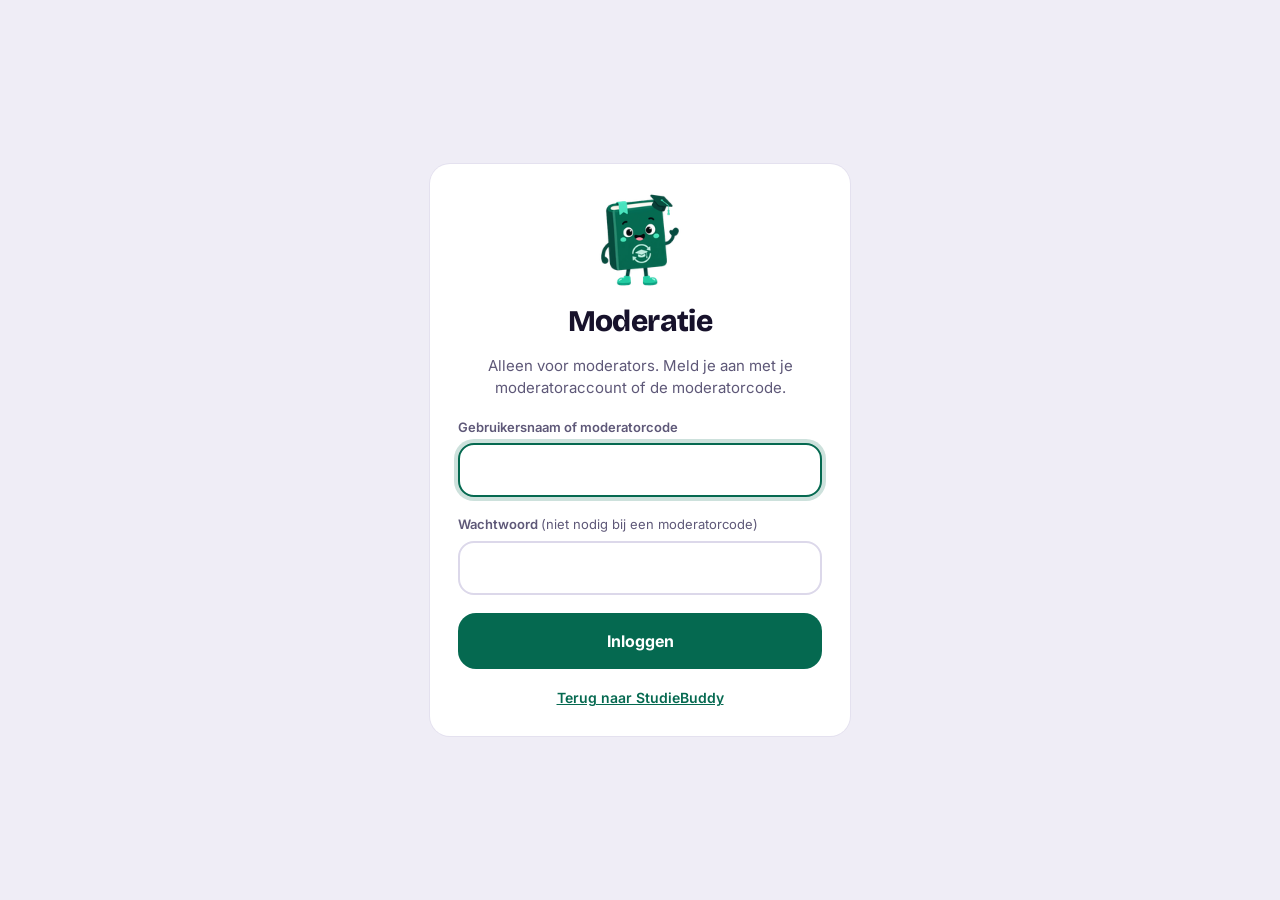
<file: static/moderatie-login.html>
<!doctype html>
<html lang="nl" data-theme="dark">
<head>
<meta charset="utf-8">
<meta name="viewport" content="width=device-width, initial-scale=1, viewport-fit=cover">
<meta name="robots" content="noindex">
<title>Moderatie – inloggen</title>
<script>
  (function () {
    var t = null;
    try { t = localStorage.getItem("sb-theme"); } catch (e) {}
    if (t !== "light" && t !== "dark") t = matchMedia("(prefers-color-scheme: light)").matches ? "light" : "dark";
    document.documentElement.dataset.theme = t;
  })();
</script>
<link rel="icon" href="/favicon.ico" sizes="any">
<link rel="preconnect" href="https://fonts.googleapis.com">
<link rel="preconnect" href="https://fonts.gstatic.com" crossorigin>
<link rel="stylesheet" href="https://fonts.googleapis.com/css2?family=Bricolage+Grotesque:wght@600;800&family=Inter:wght@400;500;600;700&display=swap">
<link rel="stylesheet" href="/static/css/studybuddy.css">
<style>
  main { min-height: 100vh; min-height: 100dvh; display: flex; align-items: center; justify-content: center; padding: 24px 20px; }
  .kaart { width: 100%; max-width: 420px; padding: 28px; display: flex; flex-direction: column; gap: 18px; }
  .kaart img { width: 96px; height: 96px; align-self: center; }
  h1 { font-size: 30px; text-align: center; }
</style>
</head>
<body>
<main>
  <form class="card kaart anim-in" method="post" action="/moderatie">
    <img src="/static/img/mascotte-128.png" alt="" width="96" height="96">
    <h1>Moderatie</h1>
    <p class="muted" style="text-align: center;">Alleen voor moderators. Meld je aan met je moderatoraccount of de moderatorcode.</p>
    <div class="field">
      <label for="gebruiker">Gebruikersnaam of moderatorcode</label>
      <input class="input" id="gebruiker" name="gebruiker" autocomplete="username" required autofocus>
    </div>
    <div class="field">
      <label for="wachtwoord">Wachtwoord <span style="font-weight: 400;">(niet nodig bij een moderatorcode)</span></label>
      <input class="input" id="wachtwoord" name="wachtwoord" type="password" autocomplete="current-password">
    </div>
    <p class="error" id="fout" role="alert" hidden>Dat klopt niet. Probeer opnieuw.</p>
    <button class="btn btn-groen btn-block" type="submit">Inloggen</button>
    <a class="link-btn" href="/" style="align-self: center;">Terug naar StudieBuddy</a>
  </form>
</main>
<script>
  if (new URLSearchParams(location.search).has("fout")) document.getElementById("fout").hidden = false;
</script>
</body>
</html>
</file>
<file: static/css/studybuddy.css>
/* StudieBuddy – gedeelde stijl, licht en donker. Groen = de kleur van onze mascotte (static/img).
   Donker: mintgroen #49E3BC (bladwijzer/wangen). Licht: boekgroen #056950 (leesbaar op wit).
   Het thema staat op <html data-theme="dark|light">; zie static/js/theme.js. */

:root {
  color-scheme: dark;
  --bg: #17122B;
  --card: #251E40;
  --card-2: #1F1937;
  --line: #3A3160;
  --line-2: #6E63A3;
  --text: #F4F1FF;
  --muted: #B4ACD6;
  --groen: #49E3BC;
  --on-groen: #17122B;
  --groen-text: #49E3BC;
  --groen-line: #49E3BC;
  --chip: #3A3160;
  --chip-text: #F4F1FF;
  --inv-bg: #F4F1FF;
  --inv-text: #17122B;
  --hl: #302754;
  --ring: transparent;
  --danger: #FFB4A8;
  --radius: 16px;
}

:root[data-theme="light"] {
  color-scheme: light;
  --bg: #EFEDF6;
  --card: #FFFFFF;
  --card-2: #F7F6FB;
  --line: #DCD8EA;
  --line-2: #9C95B8;
  --text: #17122B;
  --muted: #5E5878;
  --groen: #056950;
  --on-groen: #FFFFFF;
  --groen-text: #056950;
  --groen-line: #056950;
  --chip: #E7E4F2;
  --chip-text: #17122B;
  --inv-bg: #17122B;
  --inv-text: #FFFFFF;
  --hl: #E3F7F0;
  --ring: #E4E1EF;
  --danger: #A3261B;
}

* { box-sizing: border-box; }
html, body { margin: 0; min-height: 100%; }
body {
  background: var(--bg);
  color: var(--text);
  font-family: Inter, system-ui, -apple-system, "Segoe UI", sans-serif;
  font-size: 15px;
  line-height: 1.5;
  -webkit-font-smoothing: antialiased;
}
h1, h2, h3, .display {
  font-family: "Bricolage Grotesque", Inter, sans-serif;
  font-weight: 800;
  letter-spacing: -0.02em;
  line-height: 1.02;
  margin: 0;
}
h1 { font-size: clamp(34px, 4.6vw, 48px); }
h2 { font-size: 24px; }
p { margin: 0; }
a { color: var(--groen-text); }
button, input, select, textarea { font: inherit; color: inherit; }
:focus-visible { outline: 3px solid var(--groen-line); outline-offset: 2px; }
[hidden] { display: none !important; }
.muted { color: var(--muted); }
.small { font-size: 13px; }
.sr-only {
  position: absolute; width: 1px; height: 1px; padding: 0; margin: -1px;
  overflow: hidden; clip: rect(0 0 0 0); white-space: nowrap; border: 0;
}

/* ---------- logo + thema-knop ---------- */
.logo { display: inline-flex; align-items: center; gap: 10px; font-family: "Bricolage Grotesque", sans-serif; font-weight: 800; font-size: 20px; color: var(--text); text-decoration: none; }
.logo img { width: 38px; height: 38px; display: block; }

.icon-btn {
  width: 44px; height: 44px; border-radius: 14px; border: 2px solid var(--line);
  background: var(--card); display: inline-flex; align-items: center; justify-content: center;
  cursor: pointer; flex-shrink: 0;
}
.icon-btn:hover { border-color: var(--line-2); }
.icon-btn svg { width: 20px; height: 20px; }
.theme-toggle .ico-sun { display: none; }
:root[data-theme="dark"] .theme-toggle .ico-sun { display: block; }
:root[data-theme="dark"] .theme-toggle .ico-moon { display: none; }

/* ---------- formulieren ---------- */
.field { display: flex; flex-direction: column; gap: 6px; }
.field > label, .label { font-size: 13px; font-weight: 600; color: var(--muted); }
.input, .select {
  width: 100%; height: 54px; padding: 0 16px; border: 2px solid var(--line); border-radius: var(--radius);
  background: var(--card); font-size: 16px; font-weight: 500; color: var(--text);
}
.input::placeholder { color: var(--muted); font-weight: 400; }
.input:focus, .select:focus, textarea.input:focus { border-color: var(--groen-line); outline: none; }
textarea.input { height: auto; min-height: 96px; padding: 12px 16px; resize: vertical; }
.error { color: var(--danger); font-size: 13px; font-weight: 600; }

/* ---------- knoppen ---------- */
.btn {
  height: 56px; padding: 0 24px; border-radius: 18px; border: 0; font-weight: 700; font-size: 16px;
  display: inline-flex; align-items: center; justify-content: center; gap: 10px; cursor: pointer;
  text-decoration: none; white-space: nowrap;
}
.btn svg { width: 20px; height: 20px; }
.btn-groen { background: var(--groen); color: var(--on-groen); }
.btn-groen:hover { filter: brightness(1.05); }
.btn-inv { background: var(--inv-bg); color: var(--inv-text); }
.btn-ghost { background: transparent; border: 2px solid var(--line); color: var(--text); }
.btn-ghost:hover { border-color: var(--line-2); }
.btn-sm { height: 44px; padding: 0 16px; border-radius: 14px; font-size: 14px; }
.btn-block { width: 100%; }
.btn:disabled { opacity: .5; cursor: default; }
.link-btn { background: none; border: 0; padding: 0; color: var(--groen-text); font-weight: 600; cursor: pointer; font-size: 14px; }

.pill {
  height: 38px; padding: 0 16px; border-radius: 19px; border: 2px solid var(--line);
  background: transparent; color: var(--muted); font-weight: 500; cursor: pointer;
}
.pill[aria-pressed="true"] { background: var(--inv-bg); border-color: var(--inv-bg); color: var(--inv-text); font-weight: 700; }

/* ---------- labels ---------- */
.sticker {
  display: inline-block; font-size: 12px; font-weight: 700; padding: 5px 10px; border-radius: 8px;
  background: var(--chip); color: var(--chip-text); transform: rotate(-3deg); white-space: nowrap;
}
.sticker-groen { background: var(--groen); color: var(--on-groen); }
.chip {
  display: inline-flex; align-items: center; gap: 4px; height: 38px; padding: 0 4px 0 14px;
  border-radius: 19px; background: var(--chip); color: var(--chip-text); font-size: 14px; font-weight: 600;
}
.chip button { width: 30px; height: 30px; border: 0; border-radius: 50%; background: transparent; cursor: pointer; font-size: 18px; line-height: 1; color: inherit; }
.chip button:hover { background: var(--line-2); }
.chips { display: flex; flex-wrap: wrap; gap: 8px; }

/* ---------- voortgang ---------- */
.progress { display: flex; gap: 6px; }
.progress span { width: 36px; height: 8px; border-radius: 4px; background: var(--line); }
.progress span.on { background: var(--groen); }

/* ---------- schakelaar ---------- */
.switch {
  appearance: none; -webkit-appearance: none; width: 48px; height: 28px; border-radius: 14px;
  background: var(--line); position: relative; margin: 0; flex-shrink: 0; cursor: pointer;
}
.switch::after {
  content: ""; position: absolute; top: 4px; left: 4px; width: 20px; height: 20px; border-radius: 10px;
  background: var(--muted); transition: left .2s;
}
.switch:checked { background: var(--groen); }
.switch:checked::after { left: 24px; background: var(--on-groen); }

/* ---------- kaarten ---------- */
.card { background: var(--card); border-radius: 20px; box-shadow: 0 0 0 1px var(--ring); }

/* ---------- melding ---------- */
.toast {
  position: fixed; left: 50%; bottom: 24px; transform: translateX(-50%); z-index: 50;
  background: var(--inv-bg); color: var(--inv-text); padding: 12px 18px; border-radius: 14px;
  font-weight: 600; font-size: 14px; max-width: calc(100% - 32px);
}

@media (prefers-reduced-motion: reduce) {
  .switch::after { transition: none; }
}

/* =========================================================================
   Interactie en overgangen
   ========================================================================= */
:root {
  --ease: cubic-bezier(.2, .8, .2, 1);
  --ease-spring: cubic-bezier(.34, 1.56, .64, 1);
  --t-fast: .12s;
  --t: .2s;
  --t-slow: .35s;
  --shadow: rgba(0, 0, 0, .45);
  --glow: rgba(73, 227, 188, .28);
}
:root[data-theme="light"] {
  --shadow: rgba(23, 18, 43, .18);
  --glow: rgba(5, 105, 80, .2);
}

/* knoppen */
.btn, .icon-btn, .pill, .link-btn, .addbtn, .chip button, .file button, .nrow button, .vak .del {
  transition: transform var(--t-fast) var(--ease), background-color var(--t) var(--ease), color var(--t) var(--ease),
    border-color var(--t) var(--ease), box-shadow var(--t) var(--ease), filter var(--t) var(--ease), opacity var(--t) var(--ease);
  -webkit-tap-highlight-color: transparent;
}
.btn svg { transition: transform var(--t) var(--ease); }
.btn:active:not(:disabled), .addbtn:active, .pill:active { transform: scale(.96); }
.icon-btn:active { transform: scale(.9); }
.chip button:active, .file button:active, .nrow button:active, .vak .del:active { transform: scale(.85); }
.link-btn:active { opacity: .7; }

@media (hover: hover) {
  .btn:hover:not(:disabled) { transform: translateY(-2px); box-shadow: 0 10px 24px -12px var(--shadow); }
  .btn:hover:not(:disabled) svg { transform: translateX(3px); }
  .btn:active:not(:disabled) { transform: translateY(0) scale(.97); box-shadow: none; }
  .btn-groen:hover:not(:disabled) { filter: brightness(1.07); box-shadow: 0 10px 26px -10px var(--glow); }
  .btn-ghost:hover:not(:disabled) { background: var(--hl); }
  .icon-btn:hover { background: var(--hl); border-color: var(--groen-line); }
  .icon-btn:hover svg { transform: rotate(-15deg); }
  .pill:hover:not([aria-pressed="true"]) { border-color: var(--line-2); color: var(--text); }
  .link-btn:hover { text-decoration: underline; text-underline-offset: 3px; }
  .addbtn:hover { filter: brightness(1.07); transform: rotate(90deg); }
}
.icon-btn svg { transition: transform var(--t-slow) var(--ease-spring); }

/* laden */
.btn.bezig, .btn.bezig:disabled { pointer-events: none; color: transparent !important; position: relative; opacity: 1; }
.btn.bezig svg { opacity: 0; }
.btn.bezig::after {
  content: ""; position: absolute; width: 20px; height: 20px; border-radius: 50%;
  border: 3px solid currentColor; border-color: var(--on-groen) transparent var(--on-groen) transparent;
  animation: draai .7s linear infinite;
}
.btn-inv.bezig::after { border-color: var(--inv-text) transparent var(--inv-text) transparent; }
.btn-ghost.bezig::after { border-color: var(--text) transparent var(--text) transparent; }
@keyframes draai { to { transform: rotate(360deg); } }

/* velden */
.input, .select, .boxsel, .addrow, .kies-n {
  transition: border-color var(--t) var(--ease), box-shadow var(--t) var(--ease), background-color var(--t) var(--ease);
}
.input:focus, .select:focus, .boxsel:focus-within, .addrow:focus-within, .kies-n:focus { box-shadow: 0 0 0 4px var(--glow); }
@media (hover: hover) {
  .input:hover:not(:focus), .select:hover:not(:focus), .boxsel:hover:not(:focus-within) { border-color: var(--line-2); }
}

/* schakelaar */
.switch { transition: background-color var(--t) var(--ease); }
.switch::after { transition: left var(--t) var(--ease-spring), background-color var(--t) var(--ease), width var(--t) var(--ease); }
.switch:active::after { width: 26px; }
.switch:checked:active::after { left: 18px; }

/* kaarten en rijen */
.pkg, .pkg-new, .keuze, .vak, .item, .drop, .file, .nrow, .groep, .found, .chip {
  transition: transform var(--t) var(--ease), border-color var(--t) var(--ease), background-color var(--t) var(--ease),
    box-shadow var(--t) var(--ease), opacity var(--t) var(--ease);
}
@media (hover: hover) {
  .pkg:hover, .pkg-new:hover, .item:hover { transform: translateY(-3px); box-shadow: 0 14px 30px -18px var(--shadow), 0 0 0 1px var(--ring); }
  .pkg-new:hover { border-color: var(--groen-line); }
  .keuze:hover:not(:has(input:disabled)) { border-color: var(--line-2); }
  .vak:hover { transform: translateX(2px); }
  .drop:hover { background: var(--hl); }
}
.pkg:active, .pkg-new:active, .item:active, .keuze:active:not(:has(input:disabled)) { transform: scale(.985); }
.pkg .sticker, .groep .sticker { transition: transform var(--t-slow) var(--ease-spring); }
@media (hover: hover) { .pkg:hover .sticker { transform: rotate(-2deg) scale(1.06); } }

/* verschijnen */
@keyframes in-omhoog { from { opacity: 0; transform: translateY(10px); } to { opacity: 1; transform: none; } }
@keyframes in-rechts { from { opacity: 0; transform: translateX(28px); } to { opacity: 1; transform: none; } }
@keyframes in-links { from { opacity: 0; transform: translateX(-28px); } to { opacity: 1; transform: none; } }
@keyframes pop { 0% { opacity: 0; transform: scale(.85); } 70% { opacity: 1; transform: scale(1.03); } 100% { transform: scale(1); } }
@keyframes uitklap { from { opacity: 0; transform: translateY(-6px) scaleY(.96); } to { opacity: 1; transform: none; } }

.screen.in-vooruit { animation: in-rechts var(--t-slow) var(--ease) both; }
.screen.in-terug { animation: in-links var(--t-slow) var(--ease) both; }
.screen.in-vooruit > *, .screen.in-terug > * { animation: in-omhoog .4s var(--ease) both; }
.screen > *:nth-child(2) { animation-delay: .03s; }
.screen > *:nth-child(3) { animation-delay: .06s; }
.screen > *:nth-child(4) { animation-delay: .09s; }
.screen > *:nth-child(5) { animation-delay: .12s; }
.screen > *:nth-child(n+6) { animation-delay: .15s; }
.sugg:not([hidden]) { animation: uitklap var(--t) var(--ease) both; transform-origin: top; }
.anim-pop { animation: pop .4s var(--ease-spring) both; }
.anim-in { animation: in-omhoog var(--t-slow) var(--ease) both; }
.pkgs > * { animation: in-omhoog var(--t-slow) var(--ease) both; }
.pkgs > *:nth-child(2) { animation-delay: .05s; }
.pkgs > *:nth-child(3) { animation-delay: .1s; }
.pkgs > *:nth-child(n+4) { animation-delay: .15s; }

/* melding */
.toast { animation: toast-in .3s var(--ease-spring) both; box-shadow: 0 14px 34px -14px var(--shadow); }
.toast.weg { animation: toast-uit .25s var(--ease) both; }
@keyframes toast-in { from { opacity: 0; transform: translate(-50%, 16px) scale(.96); } to { opacity: 1; transform: translate(-50%, 0); } }
@keyframes toast-uit { to { opacity: 0; transform: translate(-50%, 10px); } }

/* licht/donker vloeiend wisselen (theme.js zet deze klasse even aan) */
.thema-wissel, .thema-wissel *, .thema-wissel *::before, .thema-wissel *::after {
  transition: background-color .35s var(--ease), color .35s var(--ease), border-color .35s var(--ease), box-shadow .35s var(--ease) !important;
}

@media (prefers-reduced-motion: reduce) {
  *, *::before, *::after { animation-duration: .01ms !important; animation-iteration-count: 1 !important; transition-duration: .01ms !important; }
  .btn.bezig::after { animation: draai 1.5s linear infinite !important; }
}
</file>
